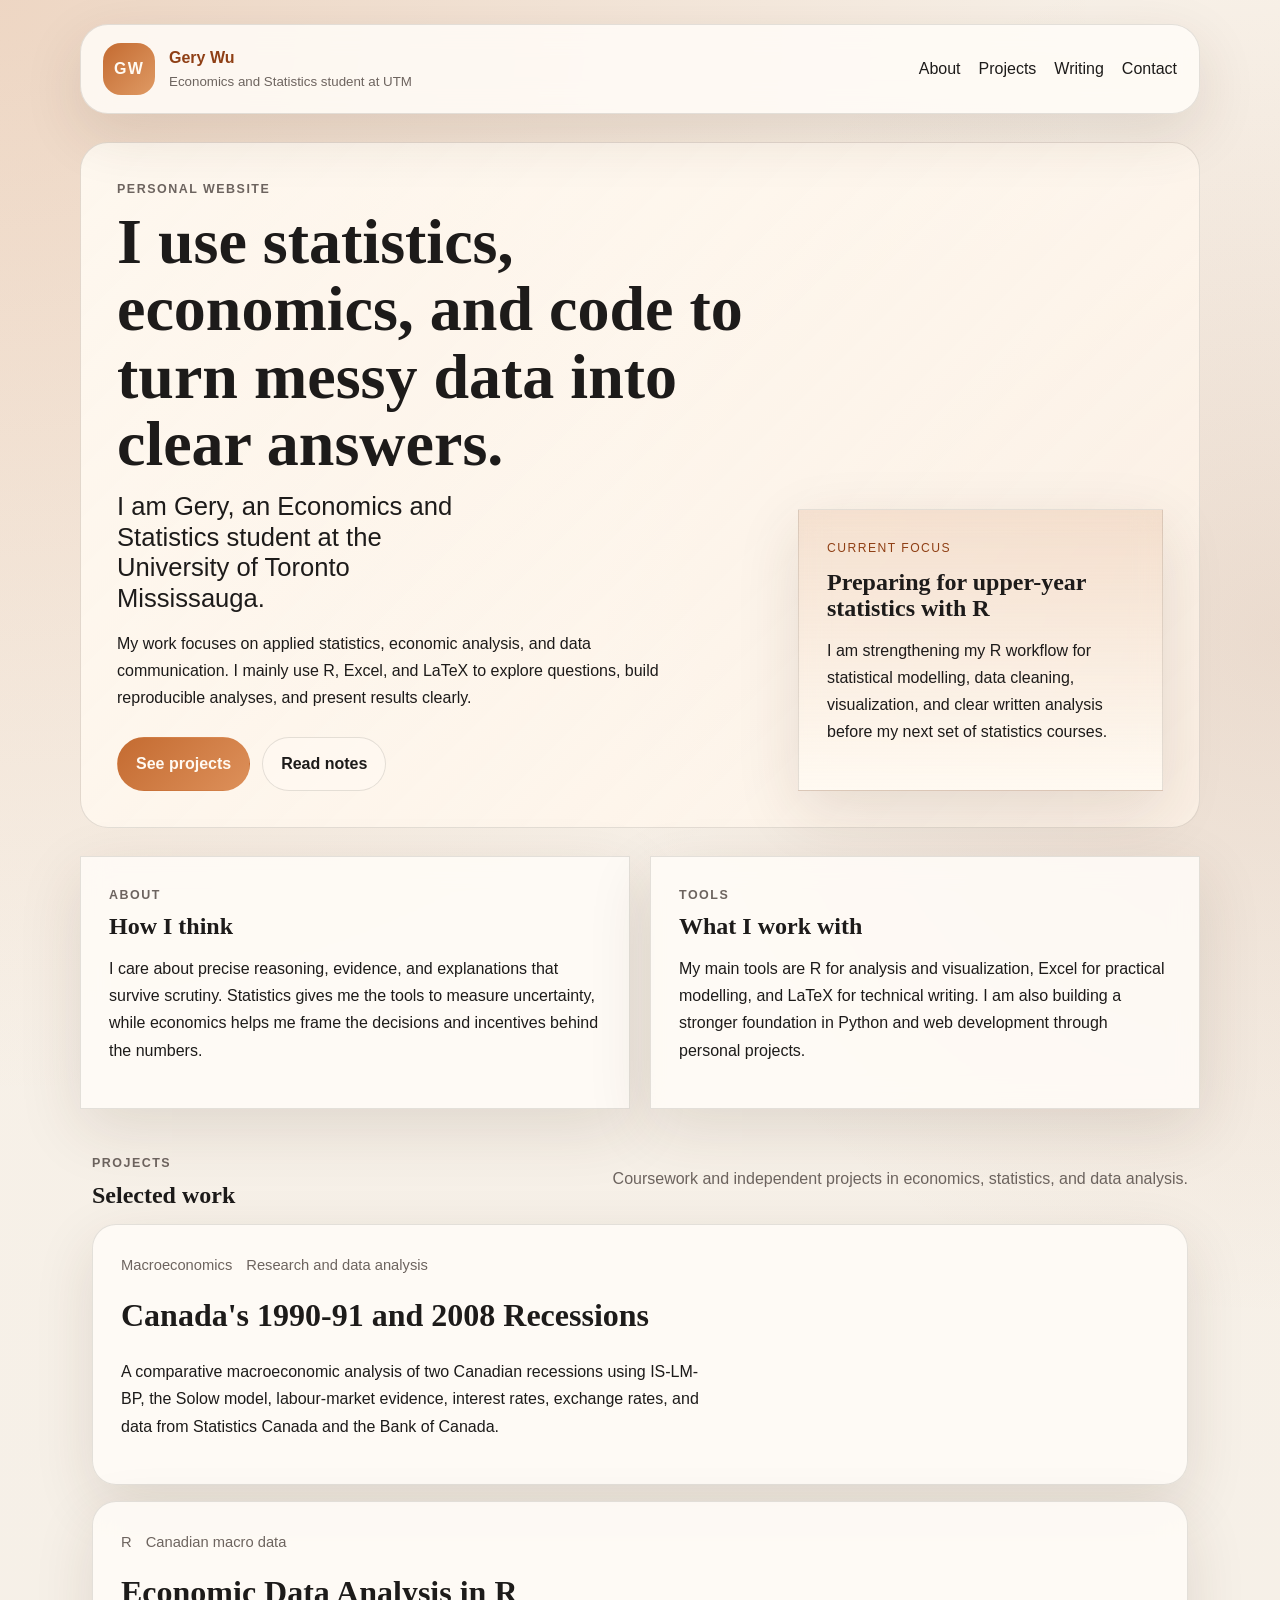
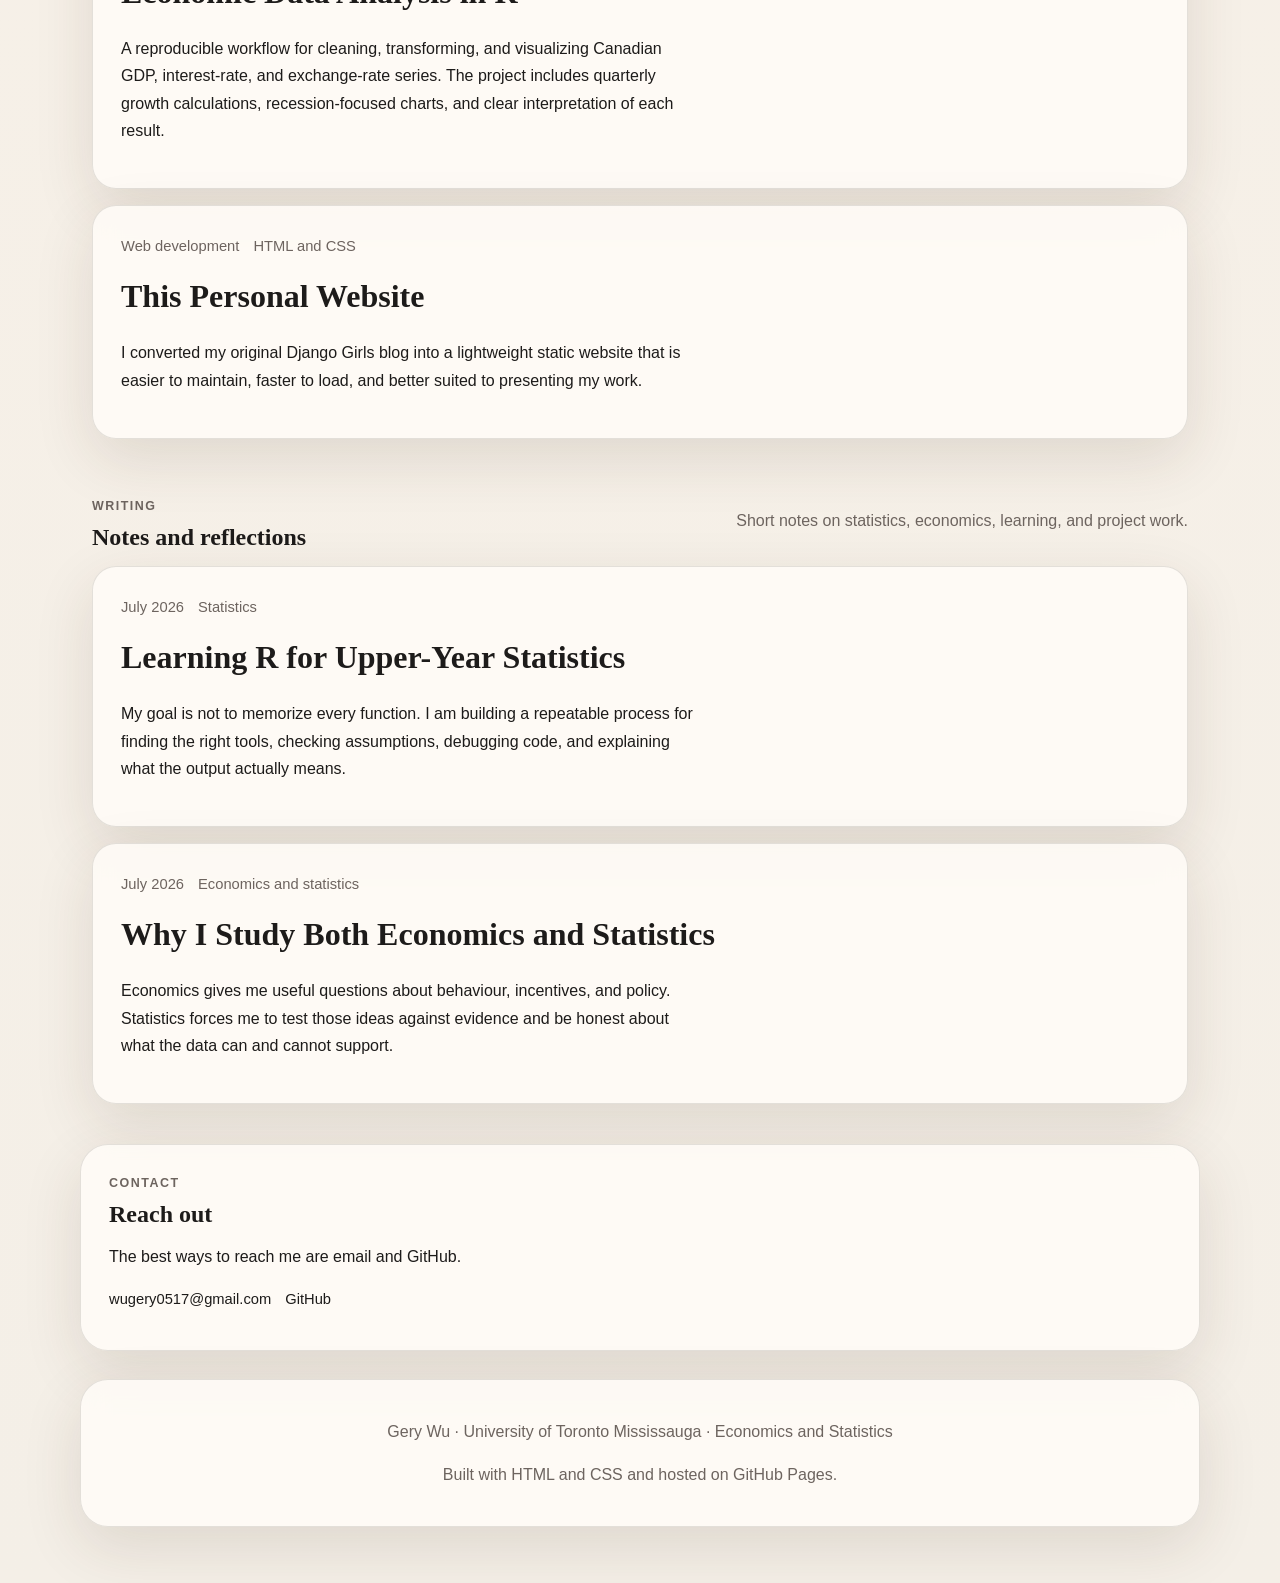
<file: index.html>
<!DOCTYPE html>
<html lang="en">
<head>
    <meta charset="utf-8">
    <meta name="viewport" content="width=device-width, initial-scale=1">
    <title>Gery Wu | Economics and Statistics</title>
    <meta name="description" content="Gery Wu is an Economics and Statistics student at the University of Toronto Mississauga, working with data, R, and economic analysis.">
    <link rel="stylesheet" href="styles.css">
</head>
<body>
    <div class="page-shell">
        <header class="site-header">
            <a class="site-brand" href="#top">
                <span class="site-brand-mark">GW</span>
                <span>
                    <strong>Gery Wu</strong>
                    <small>Economics and Statistics student at UTM</small>
                </span>
            </a>
            <nav class="site-nav" aria-label="Primary">
                <a href="#about">About</a>
                <a href="#projects">Projects</a>
                <a href="#writing">Writing</a>
                <a href="#contact">Contact</a>
            </nav>
        </header>

        <main class="page-content" id="top">
            <section class="hero">
                <div class="hero-copy">
                    <p class="eyebrow">Personal website</p>
                    <h1>I use statistics, economics, and code to turn messy data into clear answers.</h1>
                    <p class="hero-tagline">I am Gery, an Economics and Statistics student at the University of Toronto Mississauga.</p>
                    <p class="hero-intro">
                        My work focuses on applied statistics, economic analysis, and data communication.
                        I mainly use R, Excel, and LaTeX to explore questions, build reproducible analyses,
                        and present results clearly.
                    </p>
                    <div class="hero-actions">
                        <a class="button button-primary" href="#projects">See projects</a>
                        <a class="button" href="#writing">Read notes</a>
                    </div>
                </div>
                <aside class="hero-card">
                    <p class="hero-card-label">Current focus</p>
                    <h2>Preparing for upper-year statistics with R</h2>
                    <p>
                        I am strengthening my R workflow for statistical modelling, data cleaning,
                        visualization, and clear written analysis before my next set of statistics courses.
                    </p>
                </aside>
            </section>

            <section class="info-grid" id="about">
                <article class="info-card">
                    <p class="eyebrow">About</p>
                    <h2>How I think</h2>
                    <p>
                        I care about precise reasoning, evidence, and explanations that survive scrutiny.
                        Statistics gives me the tools to measure uncertainty, while economics helps me frame
                        the decisions and incentives behind the numbers.
                    </p>
                </article>
                <article class="info-card">
                    <p class="eyebrow">Tools</p>
                    <h2>What I work with</h2>
                    <p>
                        My main tools are R for analysis and visualization, Excel for practical modelling,
                        and LaTeX for technical writing. I am also building a stronger foundation in Python
                        and web development through personal projects.
                    </p>
                </article>
            </section>

            <section class="posts-section" id="projects">
                <div class="section-heading">
                    <div>
                        <p class="eyebrow">Projects</p>
                        <h2>Selected work</h2>
                    </div>
                    <p class="section-copy">Coursework and independent projects in economics, statistics, and data analysis.</p>
                </div>

                <article class="post-card">
                    <div class="post-meta">
                        <span>Macroeconomics</span>
                        <span>Research and data analysis</span>
                    </div>
                    <h3>Canada's 1990-91 and 2008 Recessions</h3>
                    <p>
                        A comparative macroeconomic analysis of two Canadian recessions using IS-LM-BP,
                        the Solow model, labour-market evidence, interest rates, exchange rates, and data
                        from Statistics Canada and the Bank of Canada.
                    </p>
                </article>

                <article class="post-card">
                    <div class="post-meta">
                        <span>R</span>
                        <span>Canadian macro data</span>
                    </div>
                    <h3>Economic Data Analysis in R</h3>
                    <p>
                        A reproducible workflow for cleaning, transforming, and visualizing Canadian GDP,
                        interest-rate, and exchange-rate series. The project includes quarterly growth
                        calculations, recession-focused charts, and clear interpretation of each result.
                    </p>
                </article>

                <article class="post-card">
                    <div class="post-meta">
                        <span>Web development</span>
                        <span>HTML and CSS</span>
                    </div>
                    <h3>This Personal Website</h3>
                    <p>
                        I converted my original Django Girls blog into a lightweight static website that is
                        easier to maintain, faster to load, and better suited to presenting my work.
                    </p>
                </article>
            </section>

            <section class="posts-section" id="writing">
                <div class="section-heading">
                    <div>
                        <p class="eyebrow">Writing</p>
                        <h2>Notes and reflections</h2>
                    </div>
                    <p class="section-copy">Short notes on statistics, economics, learning, and project work.</p>
                </div>

                <article class="post-card">
                    <div class="post-meta">
                        <span>July 2026</span>
                        <span>Statistics</span>
                    </div>
                    <h3>Learning R for Upper-Year Statistics</h3>
                    <p>
                        My goal is not to memorize every function. I am building a repeatable process for
                        finding the right tools, checking assumptions, debugging code, and explaining what
                        the output actually means.
                    </p>
                </article>

                <article class="post-card">
                    <div class="post-meta">
                        <span>July 2026</span>
                        <span>Economics and statistics</span>
                    </div>
                    <h3>Why I Study Both Economics and Statistics</h3>
                    <p>
                        Economics gives me useful questions about behaviour, incentives, and policy.
                        Statistics forces me to test those ideas against evidence and be honest about what
                        the data can and cannot support.
                    </p>
                </article>
            </section>

            <section class="contact-card" id="contact">
                <p class="eyebrow">Contact</p>
                <h2>Reach out</h2>
                <p>
                    The best ways to reach me are email and GitHub.
                </p>
                <div class="contact-links">
                    <a class="text-link" href="mailto:wugery0517@gmail.com">wugery0517@gmail.com</a>
                    <a class="text-link" href="https://github.com/Gerywu">GitHub</a>
                </div>
            </section>
        </main>

        <footer class="site-footer">
            <p>Gery Wu · University of Toronto Mississauga · Economics and Statistics</p>
            <p>Built with HTML and CSS and hosted on GitHub Pages.</p>
        </footer>
    </div>
</body>
</html>
</file>
<file: styles.css>
:root {
    --surface: rgba(255, 252, 247, 0.86);
    --surface-strong: #fffaf2;
    --text: #1d1b1a;
    --muted: #6d645f;
    --line: rgba(37, 27, 17, 0.12);
    --accent: #c46b31;
    --accent-deep: #8f3f15;
    --shadow: 0 20px 60px rgba(62, 39, 21, 0.12);
}

* {
    box-sizing: border-box;
}

html {
    scroll-behavior: smooth;
}

body {
    margin: 0;
    color: var(--text);
    background:
        radial-gradient(circle at top left, rgba(196, 107, 49, 0.2), transparent 32%),
        radial-gradient(circle at right 20%, rgba(143, 63, 21, 0.12), transparent 24%),
        linear-gradient(180deg, #f8f1e8 0%, #f4efe7 100%);
    font-family: -apple-system, BlinkMacSystemFont, "Segoe UI", "PingFang SC", "Microsoft YaHei", Arial, sans-serif;
    line-height: 1.7;
}

a {
    color: inherit;
}

.page-shell {
    width: min(1120px, calc(100% - 32px));
    margin: 0 auto;
    padding: 24px 0 56px;
}

.site-header,
.site-footer,
.hero-card,
.info-card,
.post-card,
.contact-card {
    backdrop-filter: blur(14px);
    background: var(--surface);
    border: 1px solid var(--line);
    box-shadow: var(--shadow);
}

.site-header,
.site-footer,
.hero,
.info-grid,
.posts-section,
.contact-card {
    border-radius: 28px;
}

.site-header {
    display: flex;
    align-items: center;
    justify-content: space-between;
    gap: 24px;
    padding: 18px 22px;
    margin-bottom: 28px;
}

.site-brand {
    display: flex;
    align-items: center;
    gap: 14px;
    text-decoration: none;
}

.site-brand strong,
.site-nav a:hover,
.post-card h3:hover,
.text-link:hover {
    color: var(--accent-deep);
}

.site-brand small,
.site-footer,
.eyebrow,
.post-meta,
.section-copy {
    color: var(--muted);
}

.site-brand span {
    display: flex;
    flex-direction: column;
}

.site-brand-mark {
    display: inline-flex;
    align-items: center;
    justify-content: center;
    width: 52px;
    height: 52px;
    border-radius: 18px;
    background: linear-gradient(135deg, var(--accent) 0%, #df9a64 100%);
    color: #fffaf2;
    font-weight: 800;
    letter-spacing: 0.08em;
}

.site-nav {
    display: flex;
    align-items: center;
    gap: 18px;
    flex-wrap: wrap;
}

.site-nav a,
.text-link {
    text-decoration: none;
}

.page-content {
    display: grid;
    gap: 28px;
}

.hero {
    display: grid;
    grid-template-columns: minmax(0, 1.8fr) minmax(280px, 1fr);
    gap: 24px;
    padding: 36px;
    background: linear-gradient(135deg, rgba(255, 250, 242, 0.9), rgba(255, 244, 233, 0.76));
    border: 1px solid var(--line);
}

.hero h1,
.section-heading h2,
.contact-card h2,
.hero-card h2,
.info-card h2 {
    margin: 0;
    font-family: Georgia, "Times New Roman", "Songti SC", serif;
    line-height: 1.05;
}

.hero h1 {
    font-size: clamp(3rem, 5vw, 5.2rem);
}

.hero-tagline {
    max-width: 24ch;
    margin: 14px 0;
    font-size: clamp(1.45rem, 2vw, 2rem);
    line-height: 1.2;
}

.hero-intro,
.info-card p,
.post-card p,
.contact-card p {
    max-width: 65ch;
}

.hero-actions {
    display: flex;
    flex-wrap: wrap;
    gap: 12px;
    margin-top: 26px;
}

.hero-card,
.info-card,
.post-card,
.contact-card {
    padding: 28px;
}

.hero-card {
    align-self: end;
    background: linear-gradient(180deg, rgba(196, 107, 49, 0.14), rgba(255, 250, 242, 0.92));
}

.hero-card-label {
    margin-top: 0;
    text-transform: uppercase;
    letter-spacing: 0.12em;
    font-size: 0.76rem;
    color: var(--accent-deep);
}

.info-grid {
    display: grid;
    grid-template-columns: repeat(2, minmax(0, 1fr));
    gap: 20px;
}

.section-heading {
    display: flex;
    align-items: end;
    justify-content: space-between;
    gap: 18px;
    margin-bottom: 16px;
}

.posts-section {
    padding: 12px;
    border-radius: 28px;
}

.post-card {
    border-radius: 24px;
    margin-bottom: 16px;
}

.post-card:last-child {
    margin-bottom: 0;
}

.post-meta,
.contact-links {
    display: flex;
    flex-wrap: wrap;
    gap: 14px;
    margin-bottom: 10px;
    font-size: 0.92rem;
}

.post-card h3 {
    margin: 0 0 12px;
    font-family: Georgia, "Times New Roman", "Songti SC", serif;
    font-size: 2rem;
}

.button {
    display: inline-flex;
    align-items: center;
    justify-content: center;
    padding: 12px 18px;
    border-radius: 999px;
    border: 1px solid var(--line);
    background: rgba(255, 250, 242, 0.7);
    text-decoration: none;
    color: var(--text);
    font-weight: 700;
    transition: transform 160ms ease, background-color 160ms ease, color 160ms ease;
}

.button:hover {
    transform: translateY(-1px);
}

.button-primary {
    background: linear-gradient(135deg, var(--accent) 0%, #dd905a 100%);
    border-color: transparent;
    color: #fffaf2;
}

.eyebrow {
    margin: 0 0 8px;
    text-transform: uppercase;
    letter-spacing: 0.12em;
    font-size: 0.78rem;
    font-weight: 800;
}

.site-footer {
    margin-top: 28px;
    padding: 22px 24px;
    text-align: center;
}

@media (max-width: 900px) {
    .hero,
    .info-grid {
        grid-template-columns: 1fr;
    }

    .section-heading,
    .site-header {
        align-items: start;
        flex-direction: column;
    }
}

@media (max-width: 640px) {
    .page-shell {
        width: min(100% - 20px, 1120px);
        padding-top: 10px;
    }

    .hero,
    .contact-card {
        padding: 22px;
    }

    .hero h1 {
        font-size: 2.6rem;
    }

    .post-card h3 {
        font-size: 1.6rem;
    }
}
</file>
